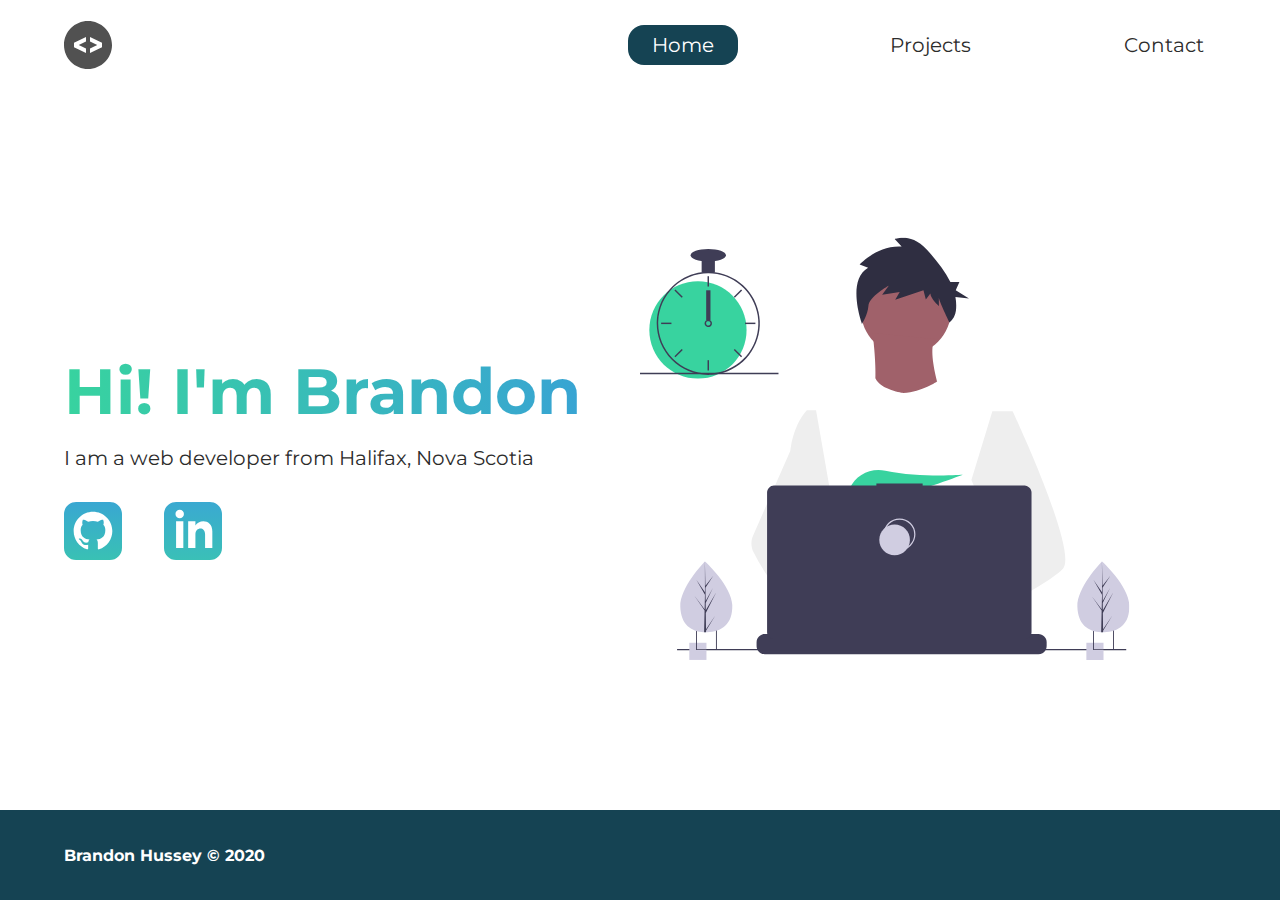
<file: index.html>
<!DOCTYPE html>
<html lang="en">
  <head>
    <meta charset="UTF-8" />
    <meta name="viewport" content="width=device-width, initial-scale=1.0" />
    <meta http-equiv="X-UA-Compatible" content="ie=edge" />
    <meta name="description" content="Development Portfolio" />
    <meta name="robots" content="index, follow" />
    <link rel="icon" href="./icons/code.svg" />
    <link
      href="https://fonts.googleapis.com/css2?family=Montserrat:wght@400;500&display=swap"
      rel="stylesheet"
    />
    <link rel="stylesheet" href="./styles/styles.css" />
    <title>Brandon Hussey | Web Development</title>
  </head>
  <body>
    <header class="main-head">
      <nav>
        <div class="logo">
          <img src="./icons/code.svg" alt="logo" />
          <!-- <h1>Brandon Hussey</h1> -->
        </div>
        <ul class="nav-links">
          <li><a href="/" class="active">Home</a></li>
          <li><a href="./projects/">Projects</a></li>
          <li><a href="./contact/">Contact</a></li>
        </ul>
        <div class="burger">
          <span class="line1"></span>
          <span class="line2"></span>
          <span class="line3"></span>
        </div>
      </nav>
    </header>
    <section class="intro">
      <div class="intro-text">
        <h2>Hi! I'm Brandon</h2>
        <p>I am a web developer from Halifax, Nova Scotia</p>
        <div class="intro-social">
          <a href="https://github.com/brandonhussey" target="_blank"
            ><img src="./icons/github.svg" alt="github link"
          /></a>
          <a
            href="https://www.linkedin.com/in/brandon-hussey-8a42258a/"
            target="_blank"
            ><img src="./icons/linked-in.svg" alt="linkedin link"
          /></a>
        </div>
      </div>
      <div class="intro-images">
        <svg
          width="799"
          height="690"
          viewBox="0 0 799 690"
          fill="none"
          xmlns="http://www.w3.org/2000/svg"
        >
          <g id="undraw_dev_productivity_umsq (1) 1" clip-path="url(#clip0)">
            <path
              id="Vector"
              d="M516.92 624.636C516.92 624.636 512.16 626.266 504.42 628.576C487.31 633.706 455.65 642.216 428.82 643.916C405.72 645.396 386.2 641.836 382.63 626.766C381.1 620.286 383.27 614.956 388 610.576C402.12 597.486 439 592.796 468.25 591.186C476.51 590.736 484.15 590.526 490.51 590.446C501.31 590.306 508.39 590.526 508.39 590.526L508.56 591.186L516.92 624.636Z"
              fill="#A0616A"
            />
            <path
              id="Vector_2"
              d="M436.99 672.586C418.61 695.346 342.73 647.666 316.19 629.886C310.41 626.016 306.97 623.566 306.97 623.566L331.25 591.186L338.94 580.936C338.94 580.936 345.82 584.586 355.99 590.526C356.36 590.746 356.73 590.966 357.11 591.186C365.88 596.336 376.89 603.066 388 610.576C403.33 620.946 418.83 632.776 428.82 643.916C438.59 654.806 443.08 665.036 436.99 672.586Z"
              fill="#A0616A"
            />
            <g id="me">
              <path
                id="Vector_3"
                d="M434.672 191.952C475.283 191.607 507.926 158.406 507.582 117.795C507.237 77.1832 474.036 44.5403 433.425 44.8847C392.813 45.2291 360.17 78.4303 360.515 119.042C360.859 159.653 394.06 192.296 434.672 191.952Z"
                fill="#A0616A"
              />
              <path
                id="Vector_4"
                d="M379.477 155.65C379.477 155.65 394.216 259.972 373.002 271.875C351.787 283.779 499.929 283.588 499.929 283.588C499.929 283.588 466.124 193.284 480.809 165.449L379.477 155.65Z"
                fill="#A0616A"
              />
              <path
                id="Vector_5"
                d="M608.101 283.199L596.257 339.402L571.214 458.308L570.49 464.815L562.138 540.138L556.582 590.177L552.857 623.79C528.584 636.526 510.988 645.326 510.988 645.326C510.988 645.326 509.404 637.719 506.871 627.99C489.805 633.265 458.218 642.043 431.404 643.97C441.266 654.777 445.842 664.969 439.817 672.57C421.63 695.485 345.349 648.45 318.659 630.896C318.077 635.158 317.879 639.464 318.068 643.762L297.626 628.314L299.331 592.359L302.206 531.522L305.819 455.229C304.448 451.975 303.294 448.634 302.364 445.228C295.956 423.161 288.032 379.057 281.928 342.067C277.016 312.298 273.302 287.138 272.517 281.785C272.411 281.086 272.358 280.726 272.358 280.726L384.363 230.094C392.509 248.556 429.865 253.809 429.865 253.809C460.756 251.417 484.847 234.913 484.847 234.913L608.101 283.199Z"
                fill="white"
              />
              <path
                id="Vector_6"
                d="M372.285 49.3811L358.49 43.9934C358.49 43.9934 386.969 12.1 426.99 14.513L415.635 2.22366C415.635 2.22366 443.04 -9.01799 468.283 19.6674C481.553 34.7467 496.908 52.4737 506.557 72.5077L521.281 72.3829L515.251 85.9663L536.874 99.3152L514.777 97.0719C516.155 104.471 516.421 112.034 515.566 119.511C514.683 126.991 510.928 133.835 505.094 138.598V138.598C505.094 138.598 487.743 103.449 487.696 97.9443L487.813 111.705C487.813 111.705 473.959 99.4371 473.889 91.1807L466.471 100.877L462.593 85.7717L416.475 101.301L423.87 88.8526L395.157 93.2246L406.278 77.9923C406.278 77.9923 373.932 96.1568 372.811 111.304C371.689 126.452 362.299 140.875 362.299 140.875C362.299 140.875 336.213 70.3294 372.285 49.3811Z"
                fill="#2F2E41"
              />
              <path
                id="Vector_7"
                d="M690.215 540.422C682.794 548.605 664.338 560.992 641.951 574.422C633.623 579.413 624.757 584.559 615.71 589.676C594.122 601.889 571.514 614.001 552.857 623.79C528.584 636.526 510.988 645.326 510.988 645.326C510.988 645.326 509.403 637.719 506.871 627.99C503.48 614.968 498.397 598.141 493.184 590.715C493.002 590.456 492.82 590.218 492.638 589.979C491.121 588.022 489.601 586.885 488.112 586.897L562.138 540.138L594.127 519.926L570.489 464.814L540.842 395.683L557.908 339.727L575.062 283.479L608.101 283.199C608.101 283.199 619.243 306.985 633.514 340.166C635.647 345.128 637.851 350.299 640.096 355.64C669.469 425.394 706.176 522.836 690.215 540.422Z"
                fill="#EEEEEE"
              />
              <path
                id="Vector_8"
                d="M358.123 591.2C355.41 591.212 352.702 591.456 350.029 591.928C327.074 596.073 320.47 616.94 318.659 630.896C318.077 635.158 317.879 639.464 318.068 643.761L297.626 628.314L290.178 622.687C272.316 616.628 256.353 605.733 242.483 592.84C230.449 581.456 219.634 568.849 210.213 555.223C200.831 541.793 192.448 527.692 185.134 513.034C183.094 508.943 181.977 504.454 181.864 499.884C181.751 495.314 182.644 490.775 184.48 486.588L209.154 430.327L245.218 348.098C245.471 346.146 245.752 344.237 246.059 342.371C252.995 300.511 272.367 281.786 272.367 281.786L287.286 281.659L297.778 341.932L310.813 416.815L302.364 445.227L282.839 510.845L302.205 531.522L358.123 591.2Z"
                fill="#EEEEEE"
              />
            </g>
            <path
              id="Vector_9"
              d="M372.877 415.806L385.631 430.686C390.37 429.783 395.319 428.721 400.416 427.529L396.752 415.806L405.71 426.256C459.707 412.975 526.637 387.155 526.637 387.155C526.637 387.155 454.379 392.453 400.428 380.666C376.558 375.451 351.998 387.284 342.202 409.668C336.508 422.679 337.403 433.951 357.596 433.951C364.419 433.835 371.223 433.195 377.949 432.037L372.877 415.806Z"
              fill="#38D39F"
            />
            <path
              id="Vector_10"
              d="M663.65 660.386V666.456C663.654 668.122 663.345 669.774 662.74 671.326C662.472 672.018 662.147 672.687 661.77 673.326C660.578 675.326 658.887 676.983 656.862 678.133C654.838 679.283 652.549 679.887 650.22 679.886H203.67C201.342 679.887 199.053 679.283 197.028 678.133C195.003 676.983 193.312 675.326 192.12 673.326C191.743 672.687 191.419 672.018 191.15 671.326C190.546 669.774 190.237 668.122 190.24 666.456V660.386C190.24 658.622 190.587 656.876 191.262 655.246C191.936 653.616 192.926 652.136 194.173 650.888C195.42 649.641 196.901 648.652 198.53 647.977C200.16 647.302 201.906 646.955 203.67 646.956H229.41V644.126C229.41 644.052 229.425 643.979 229.453 643.911C229.481 643.843 229.522 643.782 229.574 643.73C229.626 643.678 229.688 643.636 229.756 643.608C229.824 643.58 229.897 643.566 229.97 643.566H243.4C243.474 643.566 243.547 643.58 243.615 643.608C243.683 643.636 243.745 643.678 243.797 643.73C243.849 643.782 243.89 643.843 243.918 643.911C243.946 643.979 243.96 644.052 243.96 644.126V646.956H252.35V644.126C252.35 644.052 252.365 643.979 252.393 643.911C252.421 643.843 252.462 643.782 252.514 643.73C252.566 643.678 252.628 643.636 252.696 643.608C252.764 643.58 252.837 643.566 252.91 643.566H266.34C266.414 643.566 266.487 643.58 266.555 643.608C266.623 643.636 266.684 643.678 266.736 643.73C266.789 643.782 266.83 643.843 266.858 643.911C266.886 643.979 266.9 644.052 266.9 644.126V646.956H275.3V644.126C275.3 644.052 275.315 643.979 275.343 643.911C275.371 643.843 275.412 643.782 275.464 643.73C275.516 643.678 275.578 643.636 275.646 643.608C275.714 643.58 275.787 643.566 275.86 643.566H289.29C289.364 643.566 289.437 643.58 289.505 643.608C289.573 643.636 289.634 643.678 289.686 643.73C289.739 643.782 289.78 643.843 289.808 643.911C289.836 643.979 289.85 644.052 289.85 644.126V646.956H298.24V644.126C298.24 644.052 298.255 643.979 298.283 643.911C298.311 643.843 298.352 643.782 298.404 643.73C298.456 643.678 298.518 643.636 298.586 643.608C298.654 643.58 298.727 643.566 298.8 643.566H312.23C312.304 643.566 312.377 643.58 312.445 643.608C312.513 643.636 312.574 643.678 312.626 643.73C312.678 643.782 312.72 643.843 312.748 643.911C312.776 643.979 312.79 644.052 312.79 644.126V646.956H321.18V644.126C321.18 644.052 321.194 643.979 321.223 643.911C321.251 643.843 321.292 643.782 321.344 643.73C321.396 643.678 321.458 643.636 321.526 643.608C321.594 643.58 321.667 643.566 321.74 643.566H335.17C335.244 643.566 335.317 643.58 335.385 643.608C335.453 643.636 335.514 643.678 335.566 643.73C335.618 643.782 335.66 643.843 335.688 643.911C335.716 643.979 335.73 644.052 335.73 644.126V646.956H344.13V644.126C344.13 644.052 344.145 643.979 344.173 643.911C344.201 643.843 344.242 643.782 344.294 643.73C344.346 643.678 344.408 643.636 344.476 643.608C344.544 643.58 344.617 643.566 344.69 643.566H358.12C358.194 643.566 358.267 643.58 358.335 643.608C358.403 643.636 358.464 643.678 358.516 643.73C358.569 643.782 358.61 643.843 358.638 643.911C358.666 643.979 358.68 644.052 358.68 644.126V646.956H367.07V644.126C367.07 644.052 367.085 643.979 367.113 643.911C367.141 643.843 367.182 643.782 367.234 643.73C367.286 643.678 367.348 643.636 367.416 643.608C367.484 643.58 367.557 643.566 367.63 643.566H472.83C472.904 643.566 472.977 643.58 473.045 643.608C473.113 643.636 473.174 643.678 473.227 643.73C473.279 643.782 473.32 643.843 473.348 643.911C473.376 643.979 473.39 644.052 473.39 644.126V646.956H481.79V644.126C481.79 644.052 481.804 643.979 481.833 643.911C481.861 643.843 481.902 643.782 481.954 643.73C482.006 643.678 482.068 643.636 482.136 643.608C482.204 643.58 482.277 643.566 482.35 643.566H495.78C495.928 643.567 496.07 643.627 496.175 643.732C496.279 643.836 496.339 643.978 496.34 644.126V646.956H504.73V644.126C504.73 644.052 504.745 643.979 504.773 643.911C504.801 643.843 504.842 643.782 504.894 643.73C504.946 643.678 505.008 643.636 505.076 643.608C505.144 643.58 505.217 643.566 505.29 643.566H518.72C518.794 643.566 518.867 643.58 518.935 643.608C519.003 643.636 519.065 643.678 519.117 643.73C519.169 643.782 519.21 643.843 519.238 643.911C519.266 643.979 519.28 644.052 519.28 644.126V646.956H527.67V644.126C527.67 644.052 527.685 643.979 527.713 643.911C527.741 643.843 527.782 643.782 527.834 643.73C527.886 643.678 527.948 643.636 528.016 643.608C528.084 643.58 528.157 643.566 528.23 643.566H541.66C541.734 643.566 541.807 643.58 541.875 643.608C541.943 643.636 542.005 643.678 542.057 643.73C542.109 643.782 542.15 643.843 542.178 643.911C542.206 643.979 542.22 644.052 542.22 644.126V646.956H550.62V644.126C550.62 644.052 550.635 643.979 550.663 643.911C550.691 643.843 550.732 643.782 550.784 643.73C550.836 643.678 550.898 643.636 550.966 643.608C551.034 643.58 551.107 643.566 551.18 643.566H564.61C564.757 643.568 564.898 643.628 565.001 643.733C565.104 643.837 565.161 643.979 565.16 644.126V646.956H573.56V644.126C573.56 644.052 573.575 643.979 573.603 643.911C573.631 643.843 573.672 643.782 573.724 643.73C573.776 643.678 573.838 643.636 573.906 643.608C573.974 643.58 574.047 643.566 574.12 643.566H587.55C587.624 643.566 587.697 643.58 587.765 643.608C587.833 643.636 587.895 643.678 587.947 643.73C587.999 643.782 588.04 643.843 588.068 643.911C588.096 643.979 588.11 644.052 588.11 644.126V646.956H596.5V644.126C596.5 644.052 596.515 643.979 596.543 643.911C596.571 643.843 596.612 643.782 596.664 643.73C596.716 643.678 596.778 643.636 596.846 643.608C596.914 643.58 596.987 643.566 597.06 643.566H610.49C610.564 643.566 610.637 643.58 610.705 643.608C610.773 643.636 610.835 643.678 610.887 643.73C610.939 643.782 610.98 643.843 611.008 643.911C611.036 643.979 611.05 644.052 611.05 644.126V646.956H650.22C651.984 646.955 653.731 647.302 655.36 647.977C656.99 648.652 658.471 649.641 659.718 650.888C660.965 652.136 661.954 653.616 662.629 655.246C663.304 656.876 663.651 658.622 663.65 660.386Z"
              fill="#3F3D56"
            />
            <path
              id="Vector_11"
              d="M793.5 671.326H60.5V673.326H793.5V671.326Z"
              fill="#3F3D56"
            />
            <path
              id="Vector_12"
              d="M627.694 404.757H461.251V401.326H385.78V404.757H218.651C215.665 404.757 212.801 405.943 210.69 408.054C208.578 410.166 207.392 413.029 207.392 416.015V643.927C207.392 646.913 208.578 649.776 210.69 651.888C212.801 653.999 215.665 655.185 218.651 655.185H627.694C630.68 655.185 633.544 653.999 635.655 651.888C637.767 649.776 638.953 646.913 638.953 643.927V416.015C638.953 414.537 638.662 413.073 638.096 411.707C637.53 410.341 636.701 409.1 635.655 408.054C634.61 407.009 633.369 406.18 632.003 405.614C630.637 405.048 629.173 404.757 627.694 404.757Z"
              fill="#3F3D56"
            />
            <path
              id="Vector_13"
              d="M423.5 509.326C437.307 509.326 448.5 498.133 448.5 484.326C448.5 470.519 437.307 459.326 423.5 459.326C409.693 459.326 398.5 470.519 398.5 484.326C398.5 498.133 409.693 509.326 423.5 509.326Z"
              stroke="#D0CDE1"
              stroke-width="2"
              stroke-miterlimit="10"
            />
            <path
              id="Vector_14"
              d="M415.5 518.326C429.307 518.326 440.5 507.133 440.5 493.326C440.5 479.519 429.307 468.326 415.5 468.326C401.693 468.326 390.5 479.519 390.5 493.326C390.5 507.133 401.693 518.326 415.5 518.326Z"
              fill="#D0CDE1"
            />
            <path
              id="Vector_15"
              d="M108.446 661.223H80.4463V689.223H108.446V661.223Z"
              fill="#D0CDE1"
            />
            <path
              id="Vector_16"
              d="M91.4502 639.223V673.223H125.45V639.223H91.4502ZM123.97 671.743H92.9202V640.703H123.97V671.743Z"
              fill="#3F3D56"
            />
            <path
              id="Vector_17"
              d="M756.446 661.223H728.446V689.223H756.446V661.223Z"
              fill="#D0CDE1"
            />
            <path
              id="Vector_18"
              d="M739.45 639.223V673.223H773.45V639.223H739.45ZM771.97 671.743H740.92V640.703H771.97V671.743Z"
              fill="#3F3D56"
            />
            <path
              id="Vector_19"
              d="M94.5802 230.113C138.399 230.113 173.921 194.592 173.921 150.773C173.921 106.955 138.399 71.4326 94.5802 71.4326C50.7617 71.4326 15.2397 106.955 15.2397 150.773C15.2397 194.592 50.7617 230.113 94.5802 230.113Z"
              fill="#38D39F"
            />
            <path
              id="Vector_20"
              d="M122.229 56.4899C115.045 55.5763 107.774 55.5763 100.59 56.4899C84.586 58.5913 69.5203 65.2398 57.181 75.6465C44.8417 86.0532 35.7467 99.7813 30.9754 115.202C28.8053 122.229 27.5764 129.514 27.3208 136.864C27.2848 137.886 27.2607 138.92 27.2607 139.954C27.283 162.264 36.1559 183.655 51.932 199.431C67.7082 215.207 89.0989 224.08 111.41 224.103C113.201 224.103 114.992 224.042 116.759 223.934C120.907 223.674 125.03 223.103 129.093 222.227C148.495 218.055 165.798 207.161 177.947 191.468C190.095 175.776 196.308 156.295 195.487 136.467C194.665 116.638 186.863 97.738 173.459 83.1039C160.054 68.4698 141.909 59.0435 122.229 56.4899H122.229ZM137.748 217.347H137.736C130.959 219.659 123.905 221.062 116.759 221.518C114.992 221.638 113.201 221.698 111.41 221.698C89.7377 221.672 68.961 213.051 53.6367 197.727C38.3123 182.402 29.6914 161.626 29.6649 139.954C29.6649 138.92 29.689 137.886 29.725 136.864C30.5514 115.744 39.5156 95.7617 54.7411 81.1008C69.9666 66.44 90.273 58.237 111.41 58.2089C130.776 58.21 149.513 65.0865 164.283 77.6131C179.052 90.1398 188.895 107.503 192.057 126.61C195.219 145.716 191.496 165.325 181.55 181.942C171.604 198.559 156.081 211.106 137.748 217.347H137.748Z"
              fill="#3F3D56"
            />
            <path
              id="Vector_21"
              d="M112.612 63.0176H110.208V79.8474H112.612V63.0176Z"
              fill="#3F3D56"
            />
            <path
              id="Vector_22"
              d="M57.8578 84.7018L56.1577 86.4019L68.0582 98.3023L69.7582 96.6022L57.8578 84.7018Z"
              fill="#3F3D56"
            />
            <path
              id="Vector_23"
              d="M34.4736 138.751V141.156H51.3034V138.751H34.4736Z"
              fill="#3F3D56"
            />
            <path
              id="Vector_24"
              d="M56.1578 193.506L57.8579 195.206L69.7584 183.306L68.0583 181.606L56.1578 193.506Z"
              fill="#3F3D56"
            />
            <path
              id="Vector_25"
              d="M153.062 96.6022L154.762 98.3022L166.662 86.4018L164.962 84.7017L153.062 96.6022Z"
              fill="#3F3D56"
            />
            <path
              id="Vector_26"
              d="M171.516 138.751V141.156H188.346V138.751H171.516Z"
              fill="#3F3D56"
            />
            <path
              id="Vector_27"
              d="M154.762 181.605L153.062 183.305L164.962 195.206L166.662 193.506L154.762 181.605Z"
              fill="#3F3D56"
            />
            <path
              id="Vector_28"
              d="M112.612 200.06H110.208V216.89H112.612V200.06Z"
              fill="#3F3D56"
            />
            <path
              id="Vector_29"
              d="M115.016 135.145C113.976 134.365 112.711 133.943 111.41 133.943C110.11 133.943 108.844 134.365 107.804 135.145C107.091 135.686 106.505 136.375 106.085 137.165C105.552 138.181 105.322 139.329 105.421 140.473C105.52 141.616 105.944 142.707 106.644 143.617C107.343 144.527 108.288 145.218 109.368 145.608C110.447 145.997 111.616 146.07 112.735 145.817C113.855 145.564 114.878 144.996 115.685 144.179C116.492 143.363 117.048 142.333 117.288 141.21C117.528 140.088 117.441 138.92 117.039 137.846C116.636 136.771 115.935 135.834 115.017 135.145H115.016ZM111.41 143.56C110.454 143.557 109.539 143.176 108.863 142.501C108.187 141.825 107.807 140.909 107.804 139.954C107.808 139.224 108.03 138.513 108.441 137.91C108.793 137.4 109.271 136.989 109.828 136.718C110.386 136.446 111.004 136.323 111.623 136.361C112.241 136.398 112.84 136.594 113.361 136.931C113.881 137.267 114.307 137.732 114.595 138.281C114.883 138.83 115.025 139.444 115.007 140.063C114.989 140.683 114.811 141.287 114.491 141.818C114.17 142.349 113.719 142.788 113.179 143.093C112.639 143.398 112.03 143.559 111.41 143.56V143.56Z"
              fill="#3F3D56"
            />
            <path
              id="Vector_30"
              d="M122.229 35.3687H100.591V57.007H122.229V35.3687Z"
              fill="#3F3D56"
            />
            <path
              id="Vector_31"
              d="M111.41 38.9748C127.344 38.9748 140.261 34.4 140.261 28.7567C140.261 23.1134 127.344 18.5386 111.41 18.5386C95.4757 18.5386 82.5586 23.1134 82.5586 28.7567C82.5586 34.4 95.4757 38.9748 111.41 38.9748Z"
              fill="#3F3D56"
            />
            <path id="clock-arrow" d="M115 86H108V135H115V86Z" fill="#3F3D56" />
            <path
              id="Vector_32"
              d="M226 220.44H0V222.844H226V220.44Z"
              fill="#3F3D56"
            />
            <g id="plant-left">
              <path
                id="Vector_33"
                d="M150.594 599.754C151.527 631.704 132.858 643.413 109.43 644.097C108.886 644.113 108.344 644.123 107.805 644.126C106.719 644.135 105.643 644.117 104.577 644.072C83.3891 643.193 66.6172 631.945 65.7495 602.232C64.8515 571.482 103.018 531.529 105.882 528.574L105.887 528.571C105.996 528.458 106.052 528.402 106.052 528.402C106.052 528.402 149.661 567.807 150.594 599.754Z"
                fill="#D0CDE1"
              />
              <path
                id="Vector_34"
                d="M107.744 639.255L122.626 617.124L107.774 641.636L107.805 644.126C106.719 644.135 105.643 644.117 104.577 644.072L105.315 612.06L105.295 611.813L105.322 611.766L105.393 608.741L89.0952 585.078L105.374 606.477L105.432 607.116L105.989 582.93L91.9122 558.397L106.029 578.681L105.882 528.574L105.882 528.407L105.887 528.571L106.821 568.062L119.651 552.021L106.863 571.464L107.143 593.098L118.949 571.984L107.187 596.279L107.343 608.308L124.512 578.897L107.395 612.505L107.744 639.255Z"
                fill="#3F3D56"
              />
            </g>
            <g id="plant-right">
              <path
                id="Vector_35"
                d="M798.594 599.754C799.527 631.704 780.858 643.413 757.43 644.097C756.886 644.113 756.344 644.123 755.805 644.126C754.719 644.135 753.643 644.117 752.577 644.072C731.389 643.193 714.617 631.945 713.749 602.232C712.851 571.482 751.018 531.529 753.882 528.574L753.887 528.571C753.996 528.458 754.052 528.402 754.052 528.402C754.052 528.402 797.661 567.807 798.594 599.754Z"
                fill="#D0CDE1"
              />
              <path
                id="Vector_36"
                d="M755.744 639.255L770.626 617.124L755.774 641.636L755.805 644.126C754.719 644.135 753.643 644.117 752.577 644.072L753.315 612.06L753.295 611.813L753.323 611.766L753.393 608.741L737.095 585.078L753.374 606.477L753.432 607.116L753.989 582.93L739.912 558.397L754.029 578.681L753.882 528.574L753.882 528.407L753.887 528.571L754.821 568.062L767.651 552.021L754.864 571.464L755.143 593.098L766.949 571.984L755.187 596.279L755.343 608.308L772.512 578.897L755.395 612.505L755.744 639.255Z"
                fill="#3F3D56"
              />
            </g>
          </g>
          <defs>
            <clipPath id="clip0">
              <rect width="798.627" height="689.223" fill="white" />
            </clipPath>
          </defs>
        </svg>
        <img src="./img/splash.svg" alt="splash" class="splash" />
      </div>
    </section>
    <script src="./js/main.js"></script>
    <footer>
      <h4>Brandon Hussey &copy; 2020</h4>
      <!-- <ul>
        <li>
          <a href="#"><img src="../icons/twitter 1.svg" alt="twitter" /></a>
        </li>
        <li>
          <a href="#"><img src="../icons/instagram 1.svg" alt="instagram" /></a>
        </li>
        <li>
          <a href="#"
            ><img src="../icons/youtube-symbol 1.svg" alt="youtube"
          /></a>
        </li>
      </ul> -->
    </footer>
  </body>
</html>
</file>
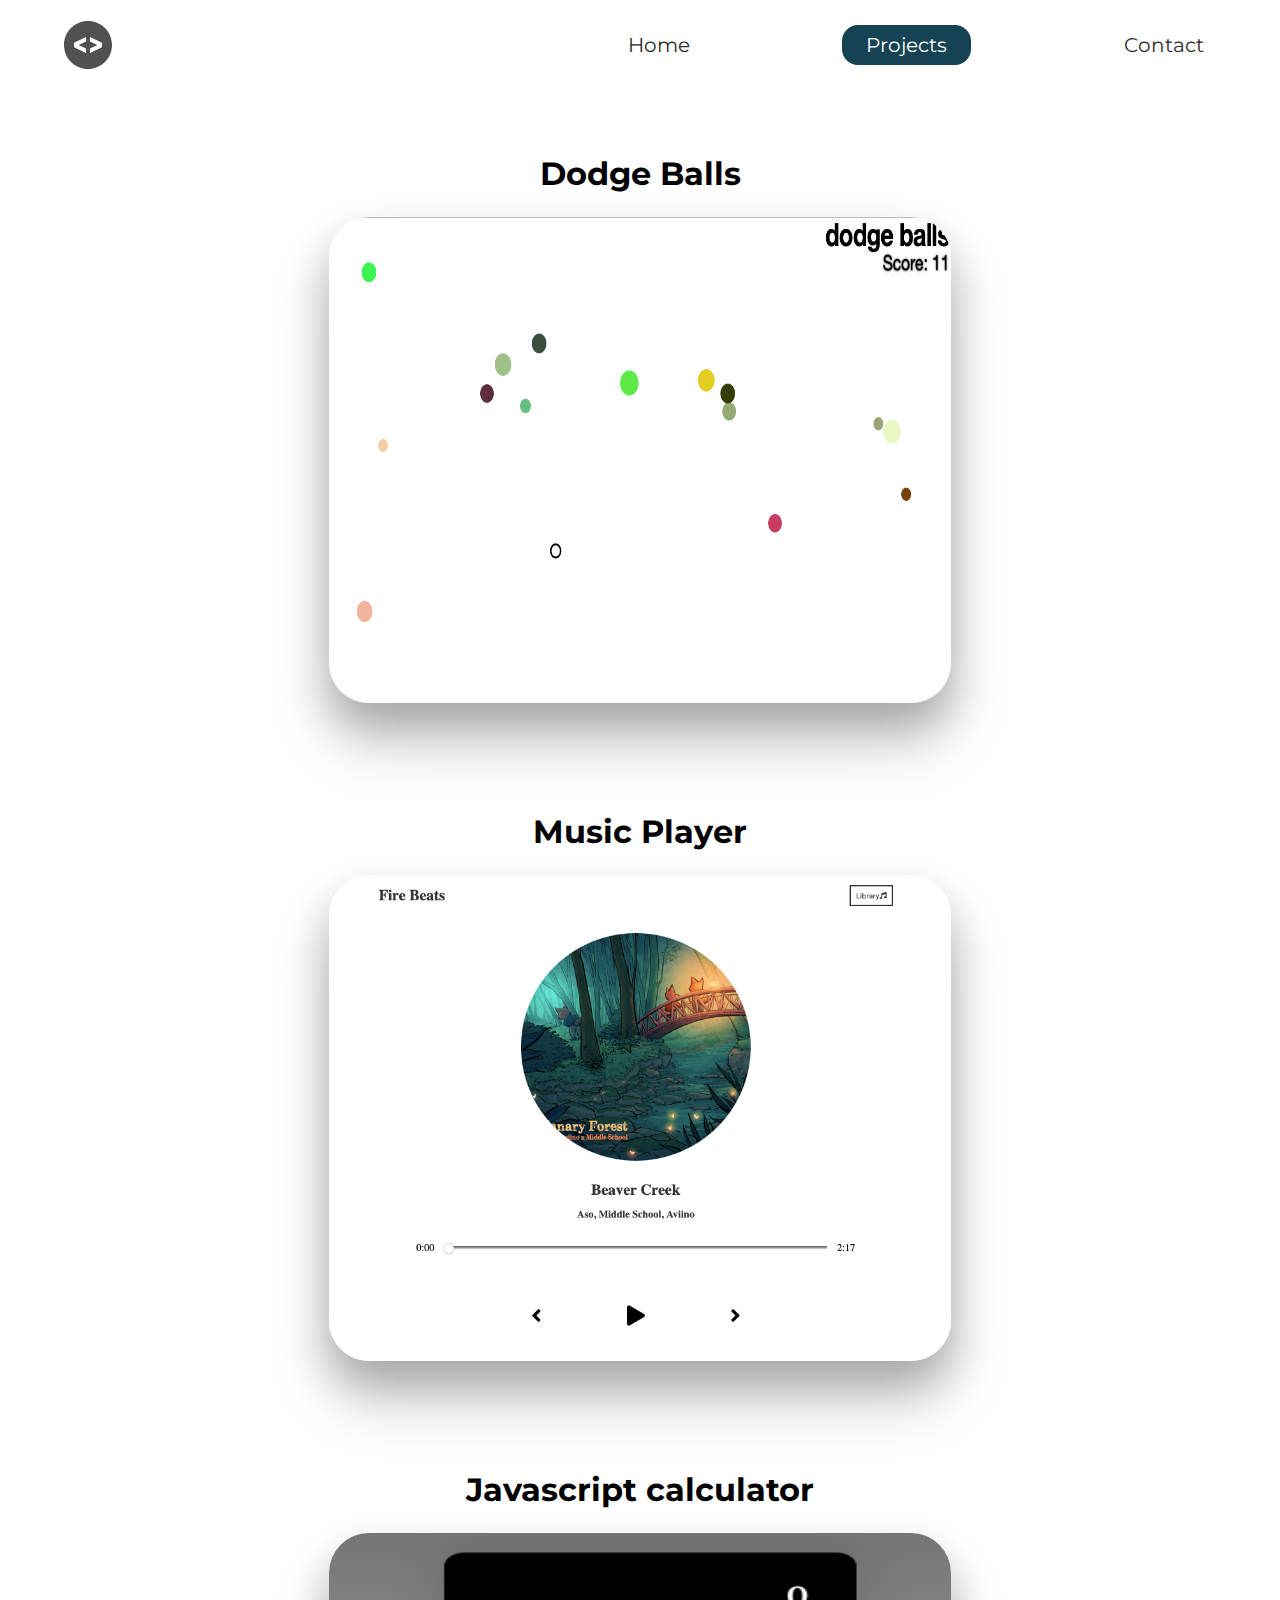
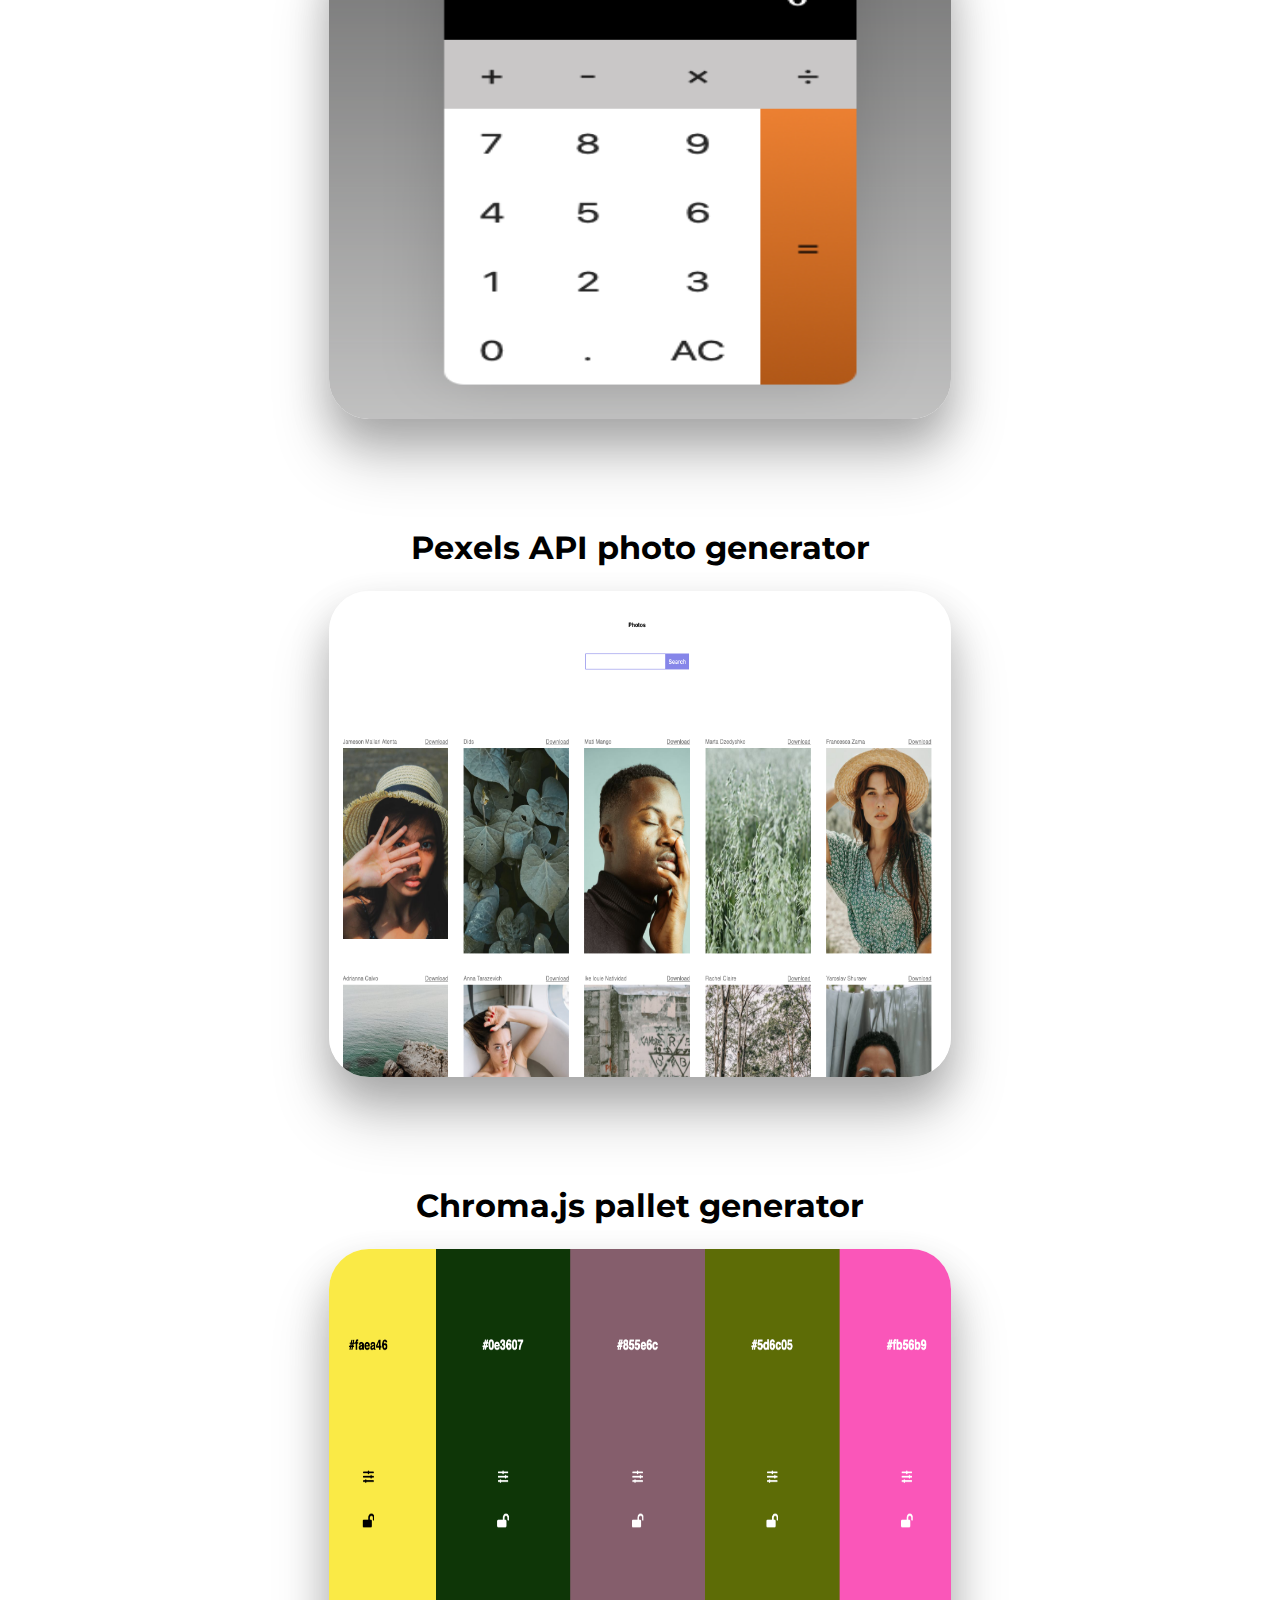
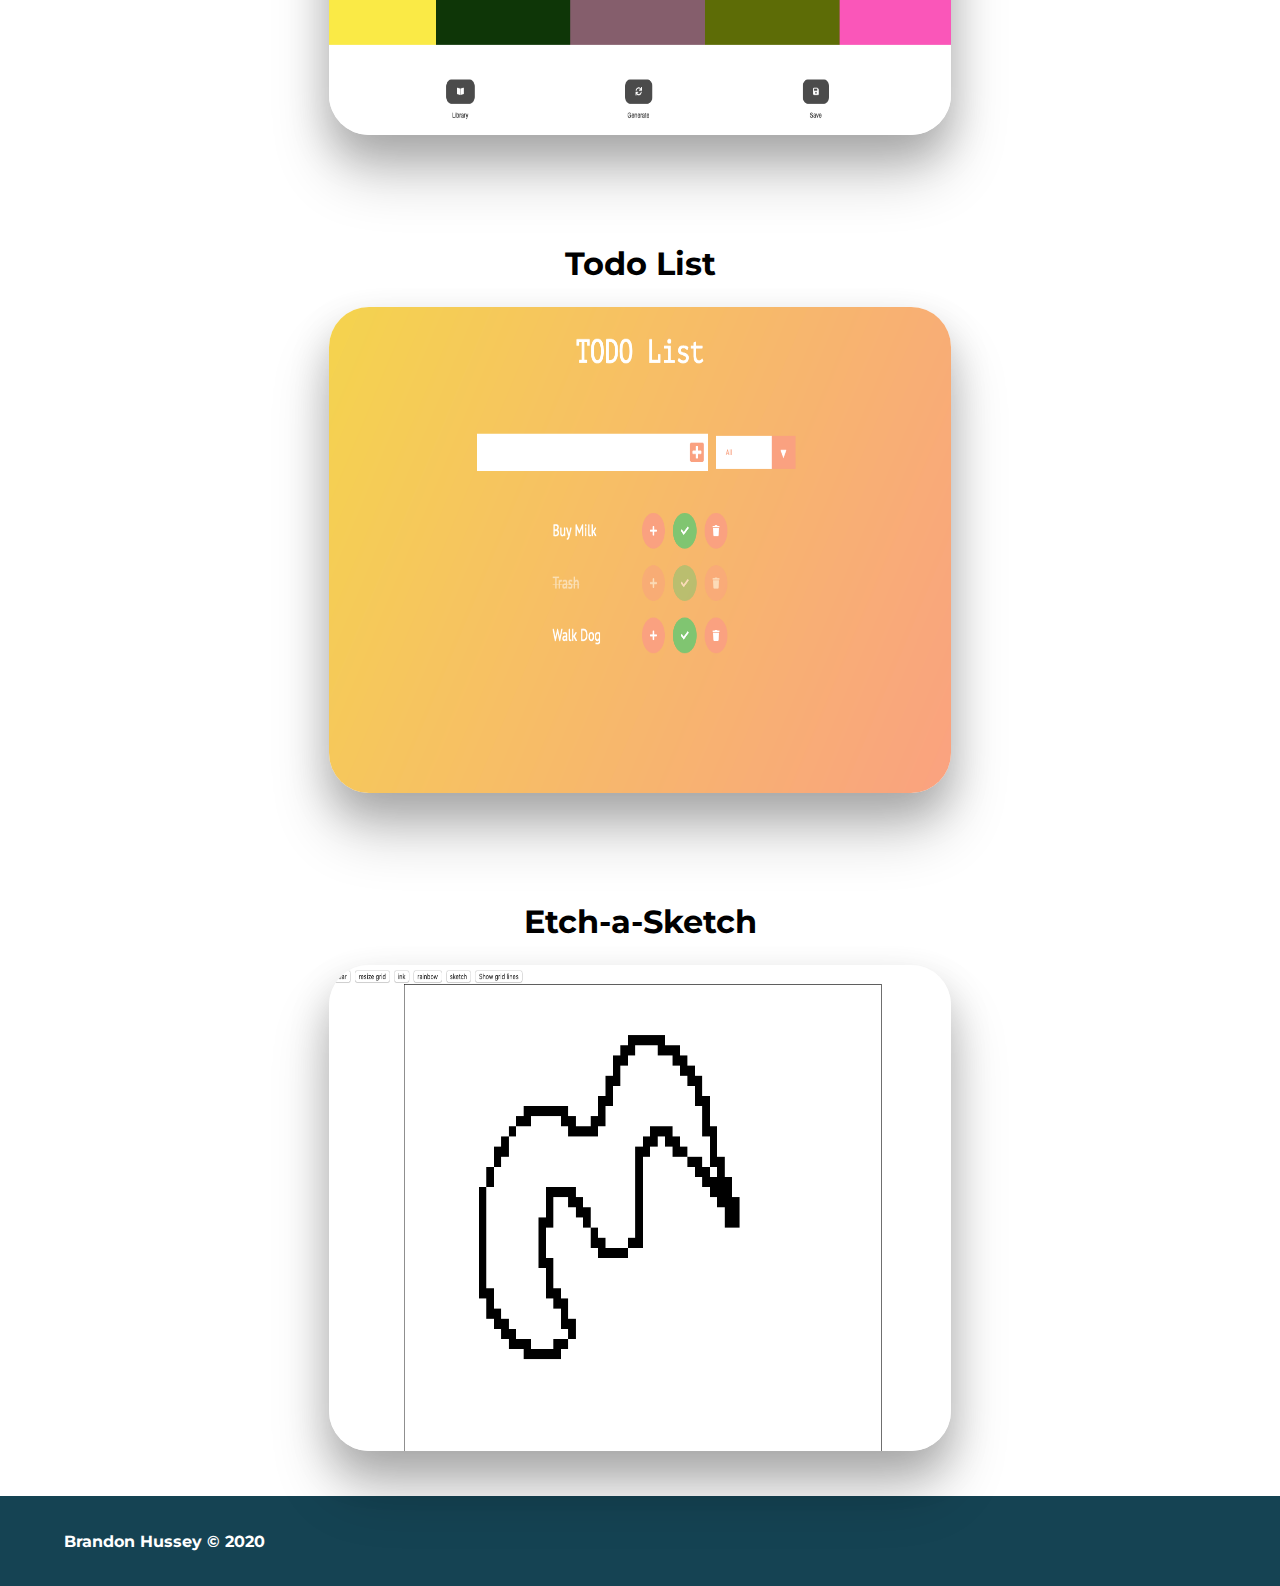
<file: projects/index.html>
<!DOCTYPE html>
<html lang="en">
  <head>
    <meta charset="UTF-8" />
    <meta name="viewport" content="width=device-width, initial-scale=1.0" />
    <meta http-equiv="X-UA-Compatible" content="ie=edge" />
    <meta name="description" content="Development Portfolio" />
    <meta name="robots" content="index, follow" />
    <link rel="icon" href="../icons/code.svg" />
    <link
      href="https://fonts.googleapis.com/css2?family=Montserrat:wght@400;500&display=swap"
      rel="stylesheet"
    />
    <link rel="stylesheet" href="../styles/styles.css" />
    <title>Brandon Hussey | Web Development</title>
  </head>
  <body>
    <header class="main-head">
      <nav>
        <div class="logo">
          <img src="../icons/code.svg" alt="logo" />
          <!-- <h1>Brandon Hussey</h1> -->
        </div>
        <ul class="nav-links">
          <li><a href="/">Home</a></li>
          <li><a href="./index.html" class="active">Projects</a></li>
          <li><a href="../contact/">Contact</a></li>
        </ul>
        <div class="burger">
          <span class="line1"></span>
          <span class="line2"></span>
          <span class="line3"></span>
        </div>
      </nav>
    </header>
    <section class="projects">
      <!-- <div class="game-app card">
        <h2>Game Database</h2>
        <a href="https://game-database.netlify.app/" target="_blank"
          ><img src="../img/game-app.png" alt="Game App"
        /></a>
      </div> -->
      <div class="dodge-balls card">
        <h2>Dodge Balls</h2>
        <a href="https://dodgeballs.netlify.app/" target="_blank"
          ><img src="../img/dodge-ball.jpg" alt="Dodge Balls"
        /></a>
      </div>
      <div class="music-app card">
        <h2>Music Player</h2>
        <a href="https://fire-beats.netlify.app/" target="_blank"
          ><img src="../img/music-app.png" alt="Music App"
        /></a>
      </div>
      <div class="calculator card">
        <h2>Javascript calculator</h2>
        <a href="https://itsjustacalculator.netlify.app/" target="_blank"
          ><img src="../img/calculator.png" alt="calculator"
        /></a>
      </div>
      <div class="photos card">
        <h2>Pexels API photo generator</h2>
        <a href="https://photosetgenerator.netlify.app/" target="_blank"
          ><img src="../img/phtotos.png" alt="photos"
        /></a>
      </div>
      <div class="colours card">
        <h2>Chroma.js pallet generator</h2>
        <a href="https://colourpalletgenerator.netlify.app/" target="_blank"
          ><img src="../img/colours.png" alt="colours"
        /></a>
      </div>
      <div class="two-due card">
        <h2>Todo List</h2>
        <a href="https://twodue.netlify.app/" target="_blank"
          ><img src="../img/two-due.jpg" alt="Two Due"
        /></a>
      </div>
      <div class="etch-a-sketch card">
        <h2>Etch-a-Sketch</h2>
        <a href="https://sketch-an-etch.netlify.app/" target="_blank"
          ><img src="../img/etch.png" alt="etch-a-sketch"
        /></a>
      </div>
    </section>
    <script src="../js/main.js"></script>
    <footer>
      <h4>Brandon Hussey &copy; 2020</h4>
      <!-- <ul>
        <li>
          <a href="#"><img src="../icons/twitter 1.svg" alt="twitter" /></a>
        </li>
        <li>
          <a href="#"><img src="../icons/instagram 1.svg" alt="instagram" /></a>
        </li>
        <li>
          <a href="#"
            ><img src="../icons/youtube-symbol 1.svg" alt="youtube"
          /></a>
        </li>
      </ul> -->
    </footer>
  </body>
</html>
</file>
<file: styles/styles.css>
* {
  margin: 0;
  padding: 0;
  -webkit-box-sizing: border-box;
          box-sizing: border-box;
}

/* styling to set 1rem to 10px */
html {
  font-size: 62.5%;
  scroll-behavior: smooth;
}

body {
  -webkit-animation: opening 1s ease-in-out;
          animation: opening 1s ease-in-out;
  font-family: "Montserrat", sans-serif;
}

h1 {
  font-size: 2.5rem;
}

li,
button,
label,
input,
p,
a {
  font-size: 2.5rem;
}

h2 {
  font-size: 4rem;
}

h3 {
  font-size: 2.5rem;
}

h4,
h5 {
  font-size: 2rem;
}

ul {
  list-style: none;
}

a {
  color: #2c2c2c;
  text-decoration: none;
  -webkit-transition: color 0.25s ease-in-out;
  transition: color 0.25s ease-in-out;
}

a:hover {
  color: #a0afc4;
}

@-webkit-keyframes opening {
  from {
    opacity: 0;
  }
  to {
    opacity: 1;
  }
}

@keyframes opening {
  from {
    opacity: 0;
  }
  to {
    opacity: 1;
  }
}

.main-head {
  width: 95%;
  margin: 0 0 0 auto;
}

nav {
  display: -webkit-box;
  display: -ms-flexbox;
  display: flex;
  -webkit-box-pack: justify;
      -ms-flex-pack: justify;
          justify-content: space-between;
  -webkit-box-align: center;
      -ms-flex-align: center;
          align-items: center;
  -webkit-box-orient: horizontal;
  -webkit-box-direction: normal;
      -ms-flex-direction: row;
          flex-direction: row;
  min-height: 10vh;
  width: 50%;
  -ms-flex-wrap: wrap;
      flex-wrap: wrap;
}

nav .logo {
  display: -webkit-box;
  display: -ms-flexbox;
  display: flex;
  -webkit-box-pack: start;
      -ms-flex-pack: start;
          justify-content: flex-start;
  -webkit-box-align: center;
      -ms-flex-align: center;
          align-items: center;
  -webkit-box-orient: horizontal;
  -webkit-box-direction: normal;
      -ms-flex-direction: row;
          flex-direction: row;
  -webkit-box-flex: 1;
      -ms-flex: 1 1 10rem;
          flex: 1 1 10rem;
}

nav .logo h1 {
  margin: 2rem;
}

nav ul {
  display: -webkit-box;
  display: -ms-flexbox;
  display: flex;
  -ms-flex-pack: distribute;
      justify-content: space-around;
  -webkit-box-align: center;
      -ms-flex-align: center;
          align-items: center;
  -webkit-box-orient: horizontal;
  -webkit-box-direction: normal;
      -ms-flex-direction: row;
          flex-direction: row;
  -webkit-box-flex: 1;
      -ms-flex: 1 1 40rem;
          flex: 1 1 40rem;
}

.intro {
  width: 90%;
  min-height: 80vh;
  margin: auto;
  -ms-flex-wrap: wrap;
      flex-wrap: wrap;
  display: -webkit-box;
  display: -ms-flexbox;
  display: flex;
  -webkit-box-pack: justify;
      -ms-flex-pack: justify;
          justify-content: space-between;
  -webkit-box-align: center;
      -ms-flex-align: center;
          align-items: center;
  -webkit-box-orient: horizontal;
  -webkit-box-direction: normal;
      -ms-flex-direction: row;
          flex-direction: row;
}

.intro h2 {
  font-size: 8rem;
  padding-top: 2rem;
  background: -webkit-gradient(linear, left top, right top, from(#38d39f), to(#38a4d3));
  background: linear-gradient(left, #38d39f, #38a4d3);
  -webkit-text-fill-color: transparent;
  background-clip: text;
  -webkit-background-clip: text;
  display: inline-block;
}

.intro h3 {
  font-size: 6rem;
  padding: 2rem 0rem;
}

.intro p {
  padding-top: 2rem;
  color: #2c2c2c;
}

.resume a {
  color: #38a4d3;
}

.resume a:hover {
  color: #a0afc4;
}

.splash {
  position: absolute;
  top: 0%;
  right: 0%;
  height: 100%;
  z-index: -1;
}

.intro-social {
  margin-top: 4rem;
}

.intro-social a {
  margin-right: 5rem;
}

.active {
  background: #154353;
  color: white;
  padding: 1rem 3rem;
  border-radius: 2rem;
}

.intro-text,
.intro-images {
  -webkit-box-flex: 1;
      -ms-flex: 1 1 40rem;
          flex: 1 1 40rem;
}

#plant-left {
  -webkit-animation: plant 1.5s ease infinite alternate;
          animation: plant 1.5s ease infinite alternate;
}

#plant-right {
  -webkit-animation: plant 1.5s ease infinite alternate 0.5s;
          animation: plant 1.5s ease infinite alternate 0.5s;
}

#me {
  -webkit-animation: me 1s ease-in-out infinite alternate;
          animation: me 1s ease-in-out infinite alternate;
  -webkit-transform-origin: bottom;
          transform-origin: bottom;
}

#clock-arrow {
  -webkit-animation: arrow 5s linear infinite;
          animation: arrow 5s linear infinite;
  -webkit-transform-origin: bottom;
          transform-origin: bottom;
  transform-box: fill-box;
}

@-webkit-keyframes plant {
  from {
    -webkit-transform: translateY(0%);
            transform: translateY(0%);
  }
  to {
    -webkit-transform: translateY(-30%);
            transform: translateY(-30%);
  }
}

@keyframes plant {
  from {
    -webkit-transform: translateY(0%);
            transform: translateY(0%);
  }
  to {
    -webkit-transform: translateY(-30%);
            transform: translateY(-30%);
  }
}

@-webkit-keyframes me {
  from {
    -webkit-transform: rotateZ(-5deg);
            transform: rotateZ(-5deg);
  }
  to {
    -webkit-transform: rotateZ(5deg);
            transform: rotateZ(5deg);
  }
}

@keyframes me {
  from {
    -webkit-transform: rotateZ(-5deg);
            transform: rotateZ(-5deg);
  }
  to {
    -webkit-transform: rotateZ(5deg);
            transform: rotateZ(5deg);
  }
}

@-webkit-keyframes arrow {
  from {
    -webkit-transform: rotateZ(0deg);
            transform: rotateZ(0deg);
  }
  to {
    -webkit-transform: rotateZ(360deg);
            transform: rotateZ(360deg);
  }
}

@keyframes arrow {
  from {
    -webkit-transform: rotateZ(0deg);
            transform: rotateZ(0deg);
  }
  to {
    -webkit-transform: rotateZ(360deg);
            transform: rotateZ(360deg);
  }
}

.projects {
  width: 90%;
  margin: auto;
  min-height: 80vh;
  display: -webkit-box;
  display: -ms-flexbox;
  display: flex;
  -webkit-box-pack: justify;
      -ms-flex-pack: justify;
          justify-content: space-between;
  -webkit-box-align: center;
      -ms-flex-align: center;
          align-items: center;
  -webkit-box-orient: horizontal;
  -webkit-box-direction: normal;
      -ms-flex-direction: row;
          flex-direction: row;
  text-align: center;
  -ms-flex-wrap: wrap;
      flex-wrap: wrap;
}

.projects img {
  -webkit-box-shadow: 0px 20px 40px rgba(0, 0, 0, 0.2), 0px 40px 60px rgba(0, 0, 0, 0.2);
          box-shadow: 0px 20px 40px rgba(0, 0, 0, 0.2), 0px 40px 60px rgba(0, 0, 0, 0.2);
  border-radius: 5rem;
}

.card {
  -webkit-box-flex: 1;
      -ms-flex: 1 1 40rem;
          flex: 1 1 40rem;
  padding: 5rem 0rem;
  background: transparent;
}

.card h2 {
  margin: 3rem;
}

.card img {
  height: 486px;
  width: 622px;
  -webkit-transition: ease 1s;
  transition: ease 1s;
}

.card img:hover {
  opacity: 0.5;
}

.contact {
  width: 90%;
  min-height: 80vh;
  margin: auto;
  -ms-flex-wrap: wrap;
      flex-wrap: wrap;
  display: -webkit-box;
  display: -ms-flexbox;
  display: flex;
  -webkit-box-pack: justify;
      -ms-flex-pack: justify;
          justify-content: space-between;
  -webkit-box-align: center;
      -ms-flex-align: center;
          align-items: center;
  -webkit-box-orient: horizontal;
  -webkit-box-direction: normal;
      -ms-flex-direction: row;
          flex-direction: row;
}

.contact h2 {
  text-align: center;
  font-size: 8rem;
  padding: 2rem 0rem;
  background: -webkit-gradient(linear, left top, right top, from(#38d39f), to(#38a4d3));
  background: linear-gradient(left, #38d39f, #38a4d3);
  -webkit-text-fill-color: transparent;
  background-clip: text;
  -webkit-background-clip: text;
}

.contact form {
  display: -webkit-box;
  display: -ms-flexbox;
  display: flex;
  -webkit-box-pack: center;
      -ms-flex-pack: center;
          justify-content: center;
  -webkit-box-align: center;
      -ms-flex-align: center;
          align-items: center;
  -webkit-box-orient: vertical;
  -webkit-box-direction: normal;
      -ms-flex-direction: column;
          flex-direction: column;
}

.contact form input,
.contact form textarea {
  margin: 2rem;
  border-radius: 2rem;
  border: 3px solid;
  padding: 1rem;
}

.contact form textarea {
  font-family: "Monserrat", sans-serif;
  font-size: 2rem;
}

.contact form button {
  width: 30%;
  padding: 2rem;
  margin-bottom: 3rem;
  background: -webkit-gradient(linear, left top, right top, from(#38d39f), to(#38a4d3));
  background: linear-gradient(left, #38d39f, #38a4d3);
  border-radius: 2rem;
  color: white;
}

.contact form button:focus {
  background: #28819e;
}

.contact form button:hover {
  background: #28819e;
}

.contact-images,
.contact-form {
  -webkit-box-flex: 1;
      -ms-flex: 1 1 40rem;
          flex: 1 1 40rem;
}

.splash {
  position: absolute;
  top: 0%;
  right: 0%;
  height: 100%;
  z-index: -1;
}

footer {
  background: #154353;
  color: white;
  min-height: 10vh;
  padding: 0% 5%;
  -ms-flex-wrap: wrap;
      flex-wrap: wrap;
  display: -webkit-box;
  display: -ms-flexbox;
  display: flex;
  -webkit-box-pack: start;
      -ms-flex-pack: start;
          justify-content: flex-start;
  -webkit-box-align: center;
      -ms-flex-align: center;
          align-items: center;
  -webkit-box-orient: horizontal;
  -webkit-box-direction: normal;
      -ms-flex-direction: row;
          flex-direction: row;
}

footer p {
  -webkit-box-flex: 1;
      -ms-flex: 1 1 40rem;
          flex: 1 1 40rem;
  font-size: 2rem;
}

footer h4 {
  -webkit-box-flex: 1;
      -ms-flex: 1 1 60rem;
          flex: 1 1 60rem;
}

@media screen and (max-width: 1440px) {
  html {
    font-size: 50%;
  }
  nav {
    width: 100%;
  }
  svg {
    width: 85%;
  }
  .splash {
    display: none;
  }
}

@media screen and (max-width: 850px) {
  nav {
    width: 90%;
  }
  .intro-text {
    text-align: center;
    margin-top: 5rem;
    -webkit-box-flex: 1;
        -ms-flex: 1 1 80rem;
            flex: 1 1 80rem;
  }
  .intro-social {
    display: -webkit-box;
    display: -ms-flexbox;
    display: flex;
    -webkit-box-pack: center;
        -ms-flex-pack: center;
            justify-content: center;
    -webkit-box-align: center;
        -ms-flex-align: center;
            align-items: center;
    -webkit-box-orient: horizontal;
    -webkit-box-direction: normal;
        -ms-flex-direction: row;
            flex-direction: row;
  }
  .intro-social a {
    margin: 2rem;
  }
  .intro-images {
    text-align: center;
  }
  .contact-form {
    text-align: center;
    margin-top: 5rem;
    -webkit-box-flex: 1;
        -ms-flex: 1 1 80rem;
            flex: 1 1 80rem;
  }
  .contact-images {
    display: none;
  }
  .card {
    -webkit-box-flex: 1;
        -ms-flex: 1 1 60rem;
            flex: 1 1 60rem;
  }
  .card img {
    height: 100%;
    width: 100%;
  }
  form {
    padding: 0rem;
    width: 100%;
  }
  /****** BURGER ******/
  .burger {
    cursor: pointer;
  }
  .burger span {
    padding: 0.2rem 2rem;
    background: #2c2c2c;
    margin: 0.5rem 0rem;
    display: block;
    -webkit-transition: all 0.5s ease;
    transition: all 0.5s ease;
  }
  .burger:hover span {
    background: #a0afc4;
  }
  .nav-links {
    background: #2c2c2c;
    width: 100%;
    height: 100%;
    position: fixed;
    top: 0;
    left: 100%;
    -webkit-box-orient: vertical;
    -webkit-box-direction: normal;
        -ms-flex-direction: column;
            flex-direction: column;
    -webkit-box-align: center;
        -ms-flex-align: center;
            align-items: center;
    -webkit-transition: -webkit-transform 1s ease;
    transition: -webkit-transform 1s ease;
    transition: transform 1s ease;
    transition: transform 1s ease, -webkit-transform 1s ease;
  }
  .nav-links a {
    color: white;
    font-size: 2.5rem;
  }
  .nav-links a:hover {
    color: #a0afc4;
  }
  .nav-open {
    -webkit-transform: translateX(-100%);
            transform: translateX(-100%);
  }
  .toggle .line1 {
    -webkit-transform: rotateZ(45deg) translateY(300%);
            transform: rotateZ(45deg) translateY(300%);
    background: white;
  }
  .toggle .line2 {
    opacity: 0;
  }
  .toggle .line3 {
    -webkit-transform: rotateZ(-45deg) translateY(-300%);
            transform: rotateZ(-45deg) translateY(-300%);
    background: white;
  }
}

@media screen and (max-width: 754px) {
  html {
    font-size: 40%;
  }
  svg {
    height: 60%;
  }
  .resume {
    padding-bottom: 2rem;
  }
}
/*# sourceMappingURL=styles.css.map */
</file>
